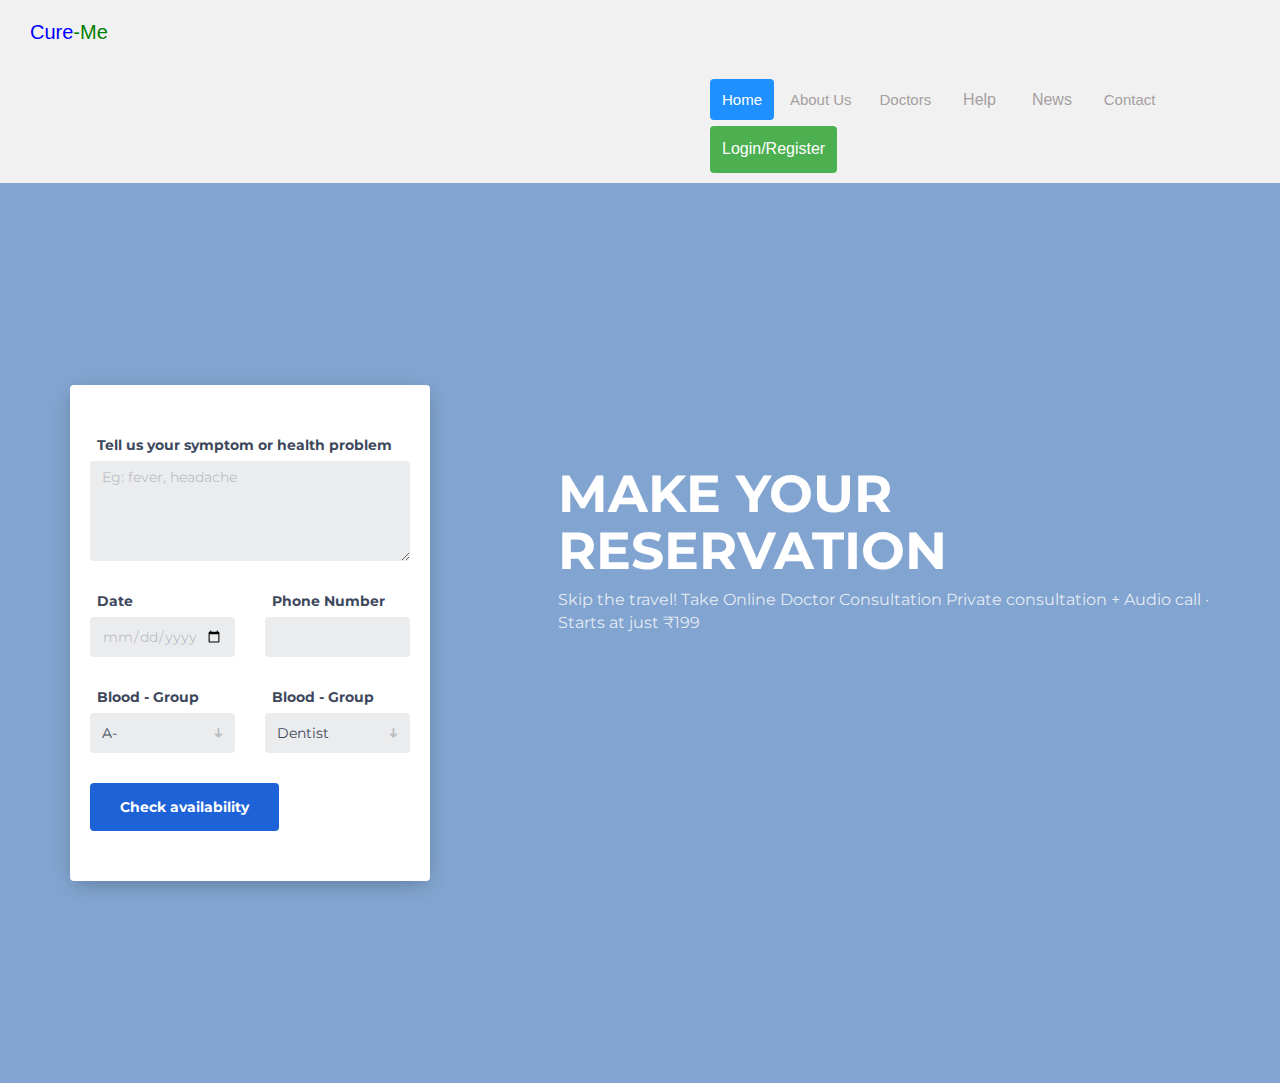
<file: booking.html>
<!DOCTYPE html>
<html lang="en">

<head>

	<meta charset="utf-8">
	<meta http-equiv="X-UA-Compatible" content="IE=edge">
	<meta name="viewport" content="width=device-width, initial-scale=1">
	<!-- The above 3 meta tags *must* come first in the head; any other head content must come *after* these tags -->

	<title>Booking Form HTML Template</title>

	<!-- Google font -->
	<link href="https://fonts.googleapis.com/css?family=Montserrat:400,700" rel="stylesheet">

	<!-- Bootstrap -->
	<link type="text/css" rel="stylesheet" href="bootstrap.min.css" />

	<!-- Custom stlylesheet -->
	<link type="text/css" rel="stylesheet" href="booking_style.css" />

</head>

<body>
	<header class="head">
		<div class="header" id="myHeader" style="background-color: #f1f1f1;">
		  <a href="#" style="font-size: 20px; padding: 20px; padding-left:30px;"><span style="color: blue;">Cure</span><span style="color: green;">-Me</span></a>
		  <div class="header-right">
		  <a class="active" href="#home">Home</a>
		  <a href="#contact">About Us</a>
		  <a href="#contact">Doctors</a>
		  <div class="dropdown">
			<button class="dropbtn">Help 
			  <i class="fa fa-caret-down"></i>
			</button>
			<div class="dropdown-content">
			  <a href="#">Questions</a>
			  <a href="#">Medical Help</a>
			</div>
		  </div> 
		  <div class="dropdown">
			<button class="dropbtn">News 
			  <i class="fa fa-caret-down"></i>
			</button>
			<div class="dropdown-content">
			  <a href="#">Deseases</a>
			  <a href="#">Health Tips</a>
			</div>
		  </div> 
		  
		  <a href="#about">Contact</a>
		  <button style="background-color: #4CAF50; border: none; color: white;text-align: center;font-size: 16px;border-radius: 4px; padding: 12px;">Login/Register</button></div>
  
  
		  
		</div> <!-- .container -->
  </header>
	<div id="booking" class="section">
		<div class="section-center">
			<div class="container">
				<div class="row">
					<div class="col-md-7 col-md-push-5">
						<div class="booking-cta">
							<h1>Make your reservation</h1>
							<p>Skip the travel!
                                Take Online Doctor Consultation
                                Private consultation + Audio call · Starts at just ₹199
							</p>
                            
						</div>
					</div>
					<div class="col-md-4 col-md-pull-7">
						<div class="booking-form">
							<form name = "form" onsubmit="valid()">
								<div class="form-group">
                                    
									<span class="form-label">Tell us your symptom or health problem</span>
									<textarea class="form-control" type="text" name="prob" placeholder="Eg: fever, headache" style="height: 100px"></textarea>
								</div>
								<div class="row">
									<div class="col-sm-6">
										<div class="form-group">
											<span class="form-label">Date</span>
											<input class="form-control" name="date" type="date" required>
										</div>
									</div>
									<div class="col-sm-6">
										<div class="form-group">
											<span class="form-label">Phone Number</span>
											<input class="form-control" name="phone" type="text" required>
										</div>
									</div>
								</div>
								<div class="row">
									<div class="col-sm-6">
										<div class="form-group">
											<span class="form-label">Blood - Group</span>
											<select class="form-control">
												<option>A-</option>
												<option>A+</option>
												<option>B-</option>
                                                <option>B+</option>
                                                <option>AB+</option>
												<option>AB-</option>
												<option>O-</option>
                                                <option>O+</option>
											</select>
											<span class="select-arrow"></span>
										</div>
									</div>
									<div class="col-sm-6">
										<div class="form-group">
											<span class="form-label">Blood - Group</span>
											<select class="form-control">
												<option>Dentist</option>
												<option>Cyrothologyst</option>
												<option>B-</option>
                                                <option>B+</option>
                                                <option>AB+</option>
												<option>AB-</option>
												<option>O-</option>
                                                <option>O+</option>
											</select>
											<span class="select-arrow"></span>
										</div>
									</div>
									
								</div>
								<div class="form-btn">
									<button class="submit-btn">Check availability</button>
								</div>
							</form>
						</div>
					</div>
				</div>
			</div>
		</div>
	</div>

	<script>
        function valid(){
            
            var un = document.form.prob.value;
            
            var pas = document.form.date.value;

			var ph = document.form.phone.value;
  
            if( un== ""){
                alert("Please explain the problem or about deasease you are suffering with");
            }
            else if(pas == ""){
                alert("Please select the date of booking");
            }
			else if(ph == ""){
                alert("Please enter the phone number");
            }
            
        }

    </script>
</body><!-- This templates was made by Colorlib (https://colorlib.com) -->

</html>
</file>
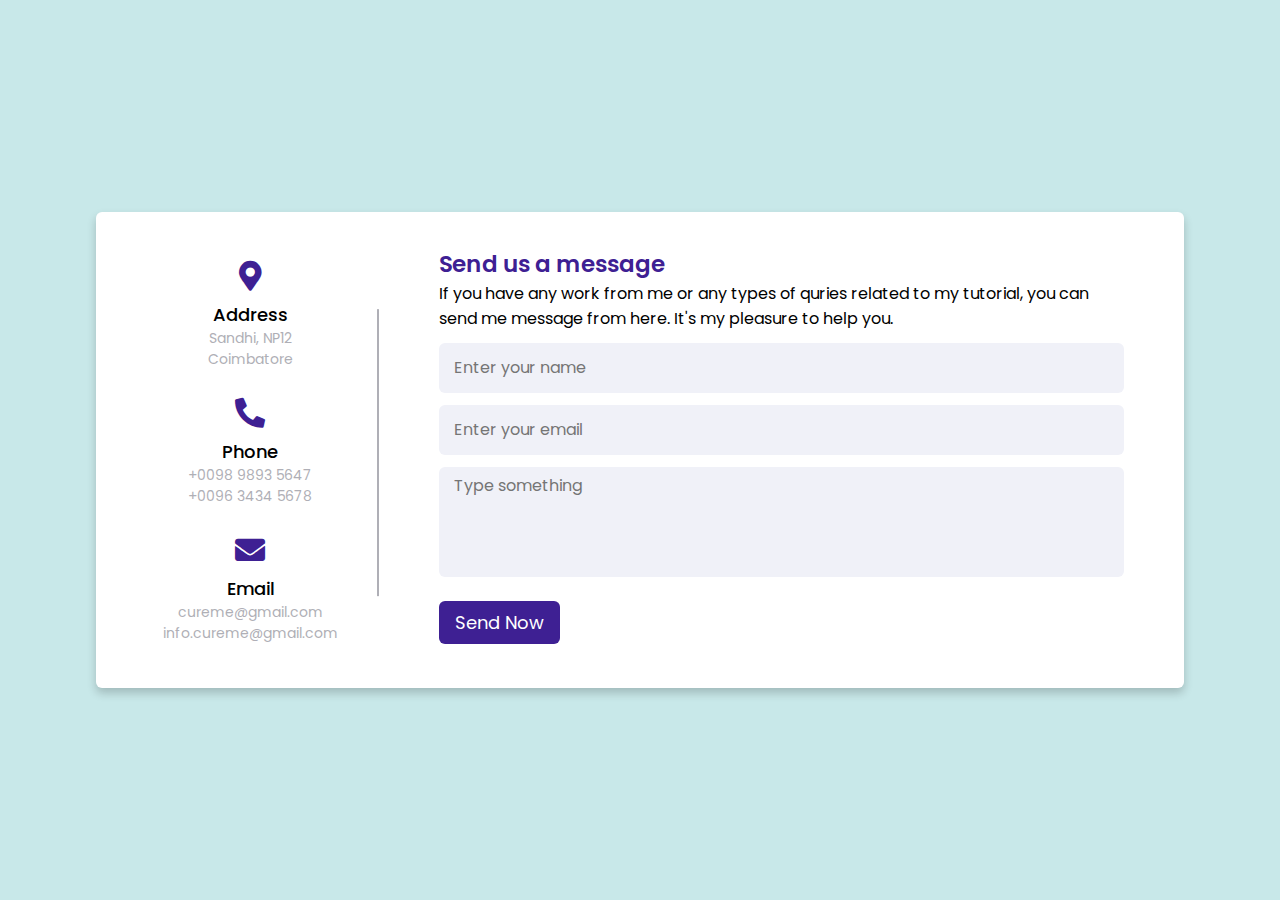
<file: ContactUs.html>
<!DOCTYPE html>
<!-- Created By CodingLab - www.codinglabweb.com -->
<html lang="en" dir="ltr">
  <head>
    <meta charset="UTF-8">
   <!-- <title> Responsive Contact Us Form  | CodingLab </title>-->
   <title>Contact-Us</title>
    <link rel="stylesheet" href="contact_style.css">
    <!-- Fontawesome CDN Link -->
    <link rel="stylesheet" href="https://cdnjs.cloudflare.com/ajax/libs/font-awesome/5.15.2/css/all.min.css"/>
     <meta name="viewport" content="width=device-width, initial-scale=1.0">
   </head>
<body>
  
  <div class="container">
    <div class="content">
      <div class="left-side">
        <div class="address details">
          <i class="fas fa-map-marker-alt"></i>
          <div class="topic">Address</div>
          <div class="text-one">Sandhi, NP12</div>
          <div class="text-two">Coimbatore</div>
        </div>
        <div class="phone details">
          <i class="fas fa-phone-alt"></i>
          <div class="topic">Phone</div>
          <div class="text-one">+0098 9893 5647</div>
          <div class="text-two">+0096 3434 5678</div>
        </div>
        <div class="email details">
          <i class="fas fa-envelope"></i>
          <div class="topic">Email</div>
          <div class="text-one">cureme@gmail.com</div>
          <div class="text-two">info.cureme@gmail.com</div>
        </div>
      </div>
      <div class="right-side">
        <div class="topic-text">Send us a message</div>
        <p>If you have any work from me or any types of quries related to my tutorial, you can send me message from here. It's my pleasure to help you.</p>
      <form action="#">
        <div class="input-box">
          <input type="text" placeholder="Enter your name">
        </div>
        <div class="input-box">
          <input type="text" placeholder="Enter your email">
        </div>
        <div class="input-box message-box">
          <textarea name="mes" id="" placeholder="Type something"></textarea>
        </div>
        <div class="button">
          <input type="button" value="Send Now" >
        </div>
      </form>
    </div>
    </div>
  </div>
</body>
</html>
</file>
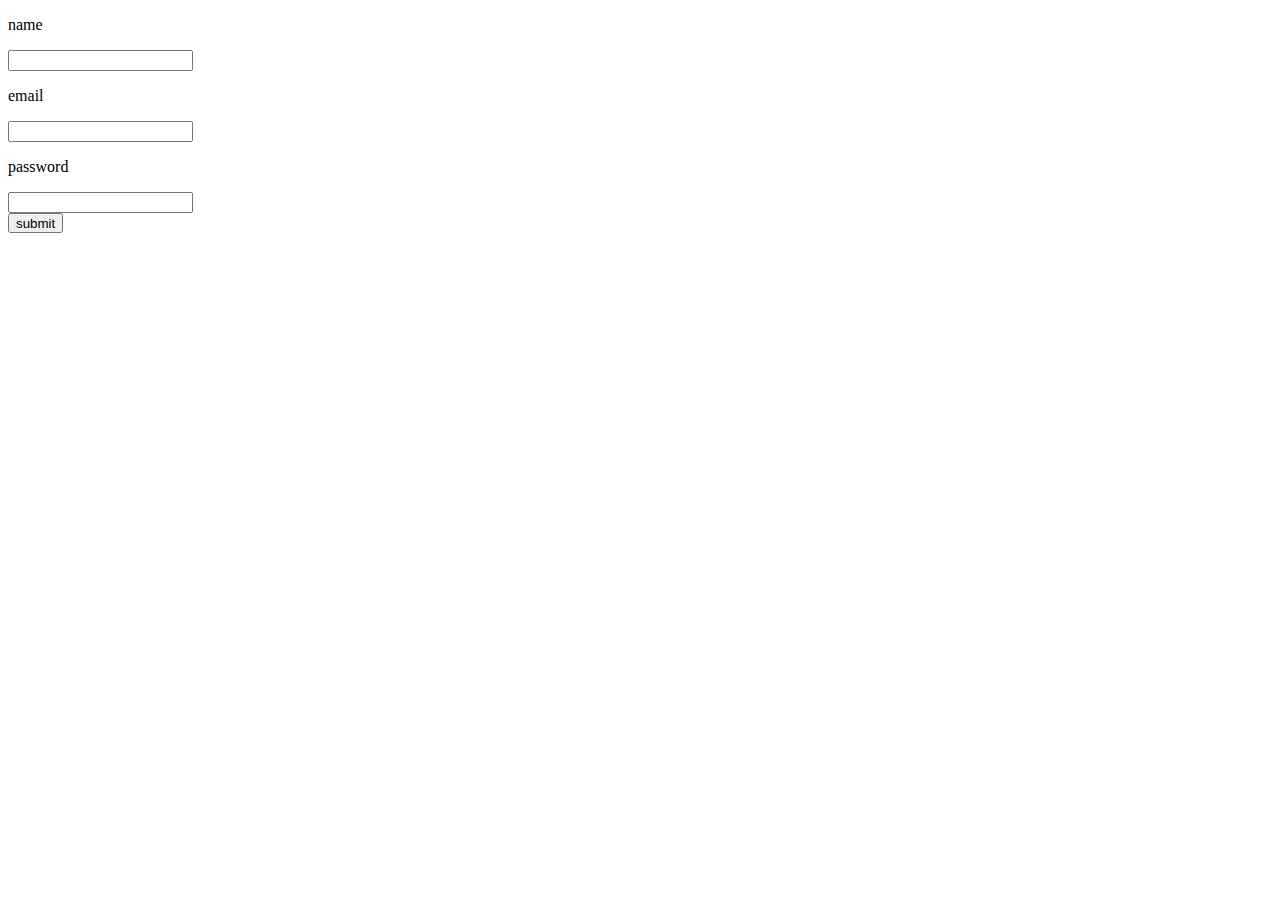
<file: labprac.html>
<!DOCTYPE html>
<html>
    <head>
        <title>
            form
        </title>
    </head>
    <body>
        <form name = "form" onsubmit="valid()">
            <p>name </p><input name = "name1" type="text"><br>
            <p>email </p><input name = "email1" type="email"><br>
            <p>password </p><input type="password" name="pass"><br>
            <button type="submit" value = "Submit" style="height: 20px; ">submit</button>
        </form>
        
    </body>

    <script>
        function valid(){
            var val = document.form.name1.value;
            var em = document.form.email1.value;
            
            
            var pas = document.form.pass.value;

            if(val == ""){
                alert("Please enter a valid name");
            }
           
            else if( em== ""){
                alert("Please enter a valid email address");
            }
            else if(pas.length < 6){
                alert("Please enter a valid password");
            }
            
           
        }
    </script>
</html>
</file>
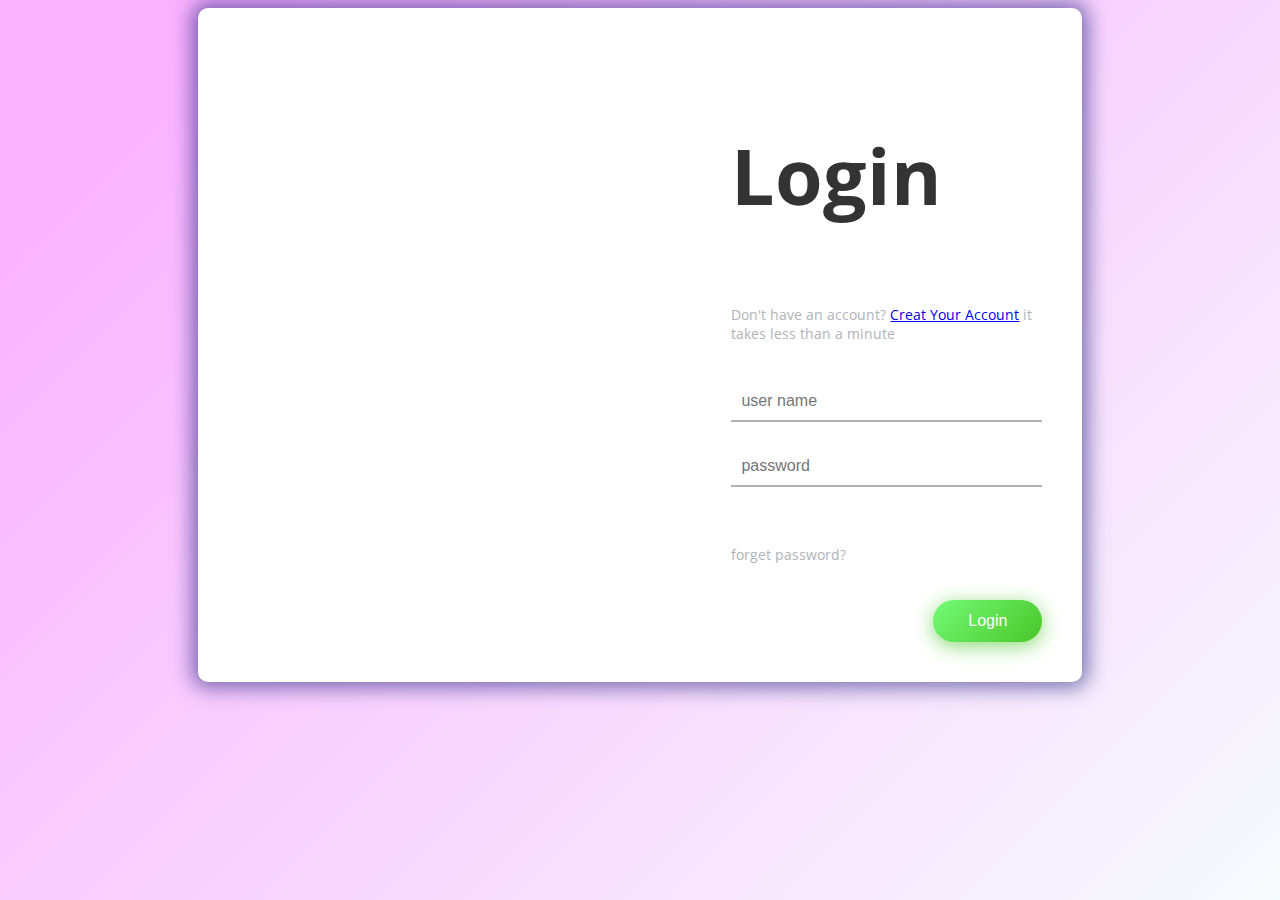
<file: login.html>
<!DOCTYPE html>
<html lang="en">
<head>
    <title>Log-In</title>
    <meta charset="UTF-8">
    <link href="https://fonts.googleapis.com/css?family=Open+Sans" rel="stylesheet">
    <link rel="stylesheet" href="app.css">
</head>
<body>

    <div class="box-form">
        <div class="left">
            <div class="overlay">
            <h1>Cure Me.com</h1>
            
            
            </div>
        </div>
        
        
            <div class="right">
            <h5>Login</h5>
            <p>Don't have an account? <a href="signup.html">Creat Your Account</a> it takes less than a minute</p>
            <form name = "form" onsubmit="valid()">
                <div class="inputs">
                    <input type="text" name="uname" placeholder="user name">
                    <br>
                    <input type="password" name="pass" placeholder="password">
                </div>
                    
                    <br><br>
                    
                <div class="remember-me--forget-password">
                        <!-- Angular -->
            
                
            
                    <p>forget password?</p>
                </div>
                    
                    <br>
                    <button type="submit" value = "Submit" >Login</button>
            </form>
            
        </div>
        
    </div>
    <!-- partial -->
    <script>
        function valid(){
            
            var un = document.form.uname.value;
            
            var pas = document.form.pass.value;
           
            if( un== ""){
                alert("Please enter a valid user name");
            }
            else if(pas.length < 8){
                alert("Please enter a valid password");
            }
            
            

           
        }

    </script>
    
</body>

</html>
</file>
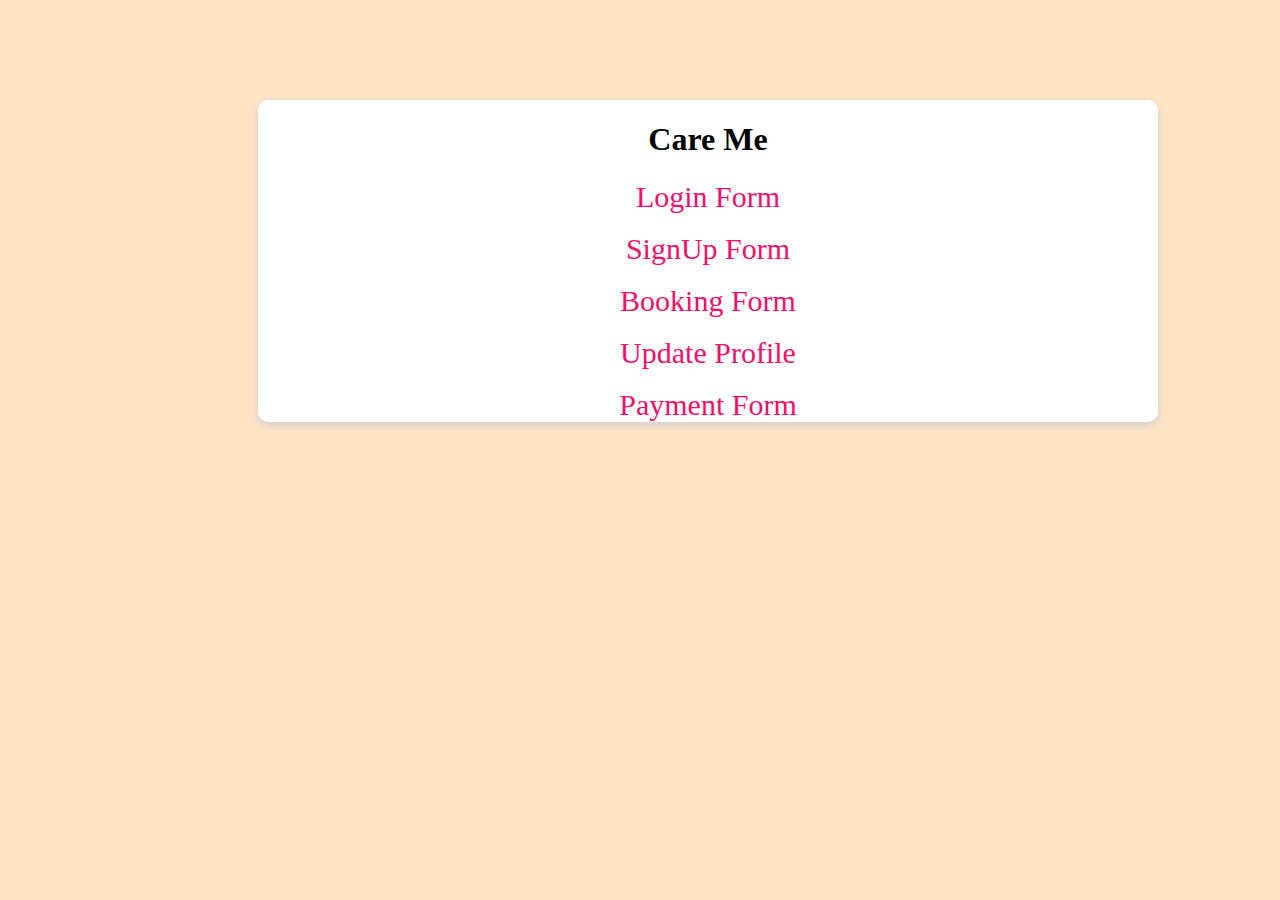
<file: main.html>
<!DOCTYPE html>
<html>
    <head>
        <title>Index Page</title>
        <style>
            body{
        background-color: bisque;
        background-size: cover;
    
    }
    
    .div1{
        display: table;
        max-width: 900px;
        width: 90%;
        margin: 0 auto;
        margin-left: 250px; 
        margin-top: 100px;
        margin-right: 350px;
        margin-bottom:100px;
        background-color: #ffffff;
        border-radius: 10px;
        box-shadow: 0 3px 10px #ccc;
    }
    
    div a{
        text-decoration: none;
        color: rgb(240, 16, 106);
        font-size: 30px;
        
    
    }
    div a:hover{
        text-decoration:underline;
        color: black;
    
    }
        </style>
    </head>
    <body>

        <div class="div1">
            
            <center>
                <h1>Care Me</h1>
            <a href="login.html"> Login Form</a><br><br>
            <a href="signup.html"> SignUp Form</a><br><br>
            <a href="booking.html"> Booking Form</a><br><br>
            <a href="profile.html"> Update Profile</a><br><br>
            <a href="payment.html"> Payment Form</a>
        </center>
        </div>
        
        
        
        
        </body>
</html>
</file>
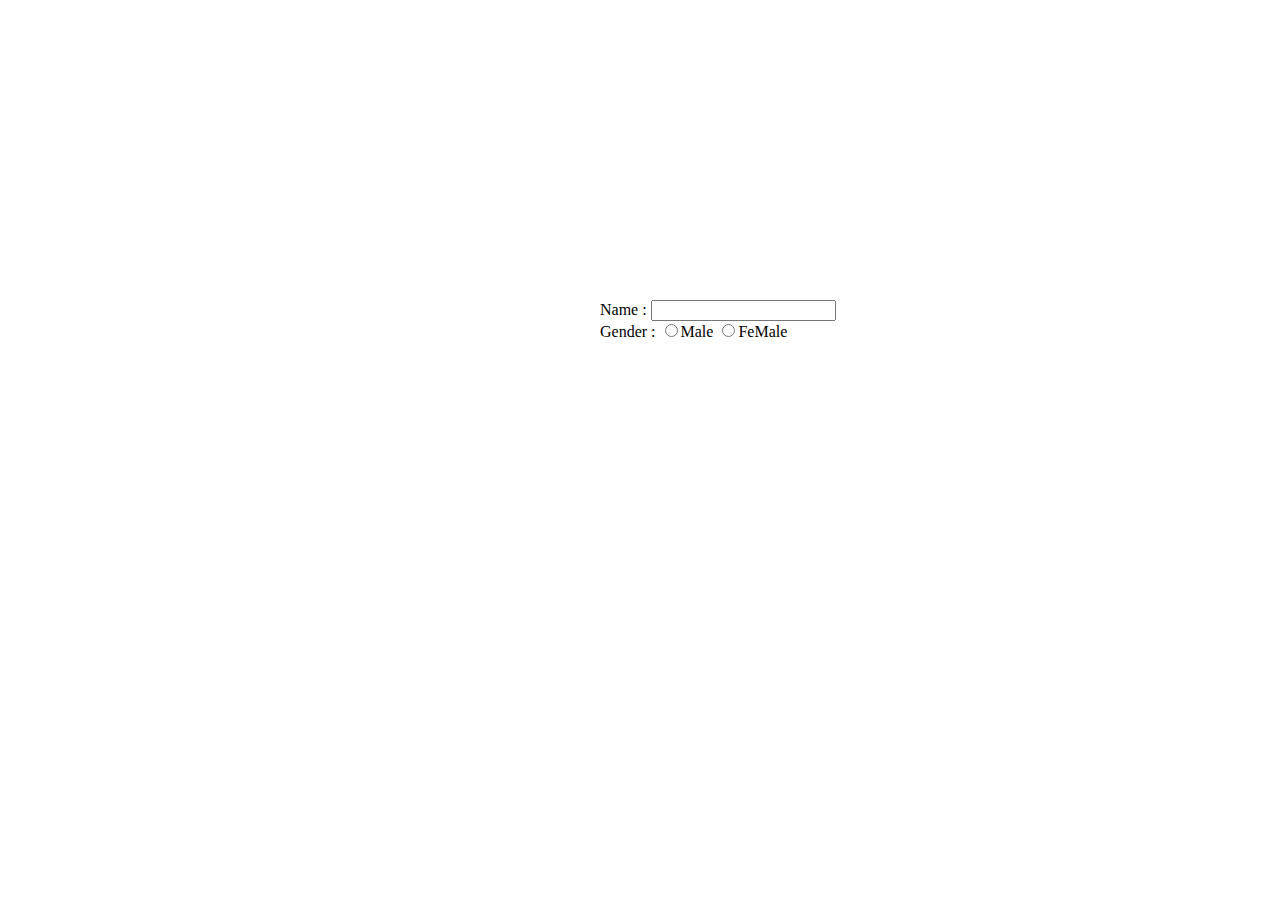
<file: nctproj.html>
<!DOCTYPE html>
<html lang="en">
<head>
    <title>Form</title>
</head>
<body style="margin-left: 600px;margin-top:300px">
    <form>
        <label>Name : </label><input type = "text" id  = "name" >
        <br>
        <label>Gender : </label> 
        <input type = "radio" value="gender" name="gender" id  = "male">Male
        <input type = "radio" value="gender" name = "gender" id  = "female">FeMale<br/>
    </form>
</body>
</html>
</file>
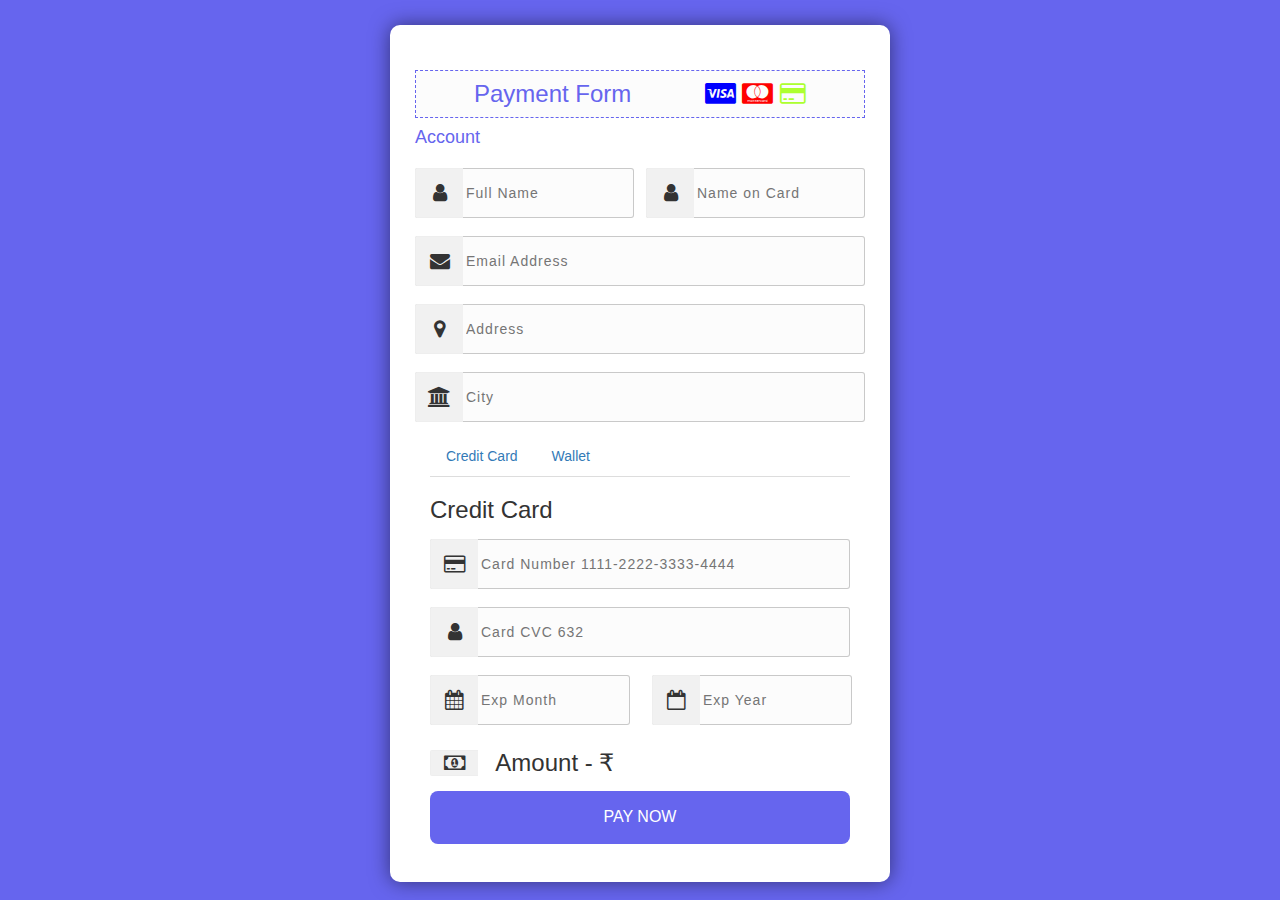
<file: payment.html>
<!DOCTYPE html>
<html lang="en">

<head>
    <meta charset="UTF-8">
    <meta http-equiv="X-UA-Compatible" content="IE=edge">
    <meta name="viewport" content="width=device-width, initial-scale=1.0">
    <title>Payment Form</title>
    <link rel="stylesheet" href="payment_style.css">
    <link rel="stylesheet" href="http://maxcdn.bootstrapcdn.com/font-awesome/4.2.0/css/font-awesome.min.css">
    <link rel="stylesheet" href="https://cdnjs.cloudflare.com/ajax/libs/font-awesome/4.7.0/css/font-awesome.min.css">
    <link rel="stylesheet" href="https://maxcdn.bootstrapcdn.com/bootstrap/3.4.1/css/bootstrap.min.css">
  <script src="https://ajax.googleapis.com/ajax/libs/jquery/3.6.0/jquery.min.js"></script>
  <script src="https://maxcdn.bootstrapcdn.com/bootstrap/3.4.1/js/bootstrap.min.js"></script>
  <script src="https://ajax.googleapis.com/ajax/libs/jquery/2.1.1/jquery.min.js"></script>
</head>

<body style="background: #6665ee;">
    <div class="wrapper">
        <h2>Payment Form &nbsp   &nbsp &nbsp &nbsp  &nbsp <i class="fa fa-cc-visa" style="color: blue;"> </i> <i class="fa fa-cc-mastercard" style="color: red;"></i> <i class="fa fa-credit-card" style="color: greenyellow;"></i></h2>
        <form action="payment.php" method="POST" autocomplete="">
            <!--Account Information Start-->
            <h4>Account</h4>
            <div class="input_group">


                <div class="input_box">
                    <input type="text" placeholder="Full Name" required class="name" minlength="3" maxlength="20" id="input-field" onkeydown="return /[a-z]/i.test(event.key)">
                    <i class="fa fa-user icon"></i>
                </div>
                <div class="input_box">
                    <input type="text" placeholder="Name on Card" required class="name" minlength="3" maxlength="20" id="cardna" name="cardna" onkeydown="return /[a-z]/i.test(event.key)">
                    <i class="fa fa-user icon"></i>
                </div>
            </div>
            <div class="input_group">
                <div class="input_box">
                    <input type="email" placeholder="Email Address" required class="name" >
                    <i class="fa fa-envelope icon"></i>
                </div>
            </div>
            <div class="input_group">
                <div class="input_box">
                    <input type="text" placeholder="Address" required class="name">
                    <i class="fa fa-map-marker icon" aria-hidden="true"></i>
                </div>
            </div>
            <div class="input_group">
                <div class="input_box">
                    <input type="text" placeholder="City" required class="name" onkeydown="return /[a-z]/i.test(event.key)">
                    <i class="fa fa-institution icon"></i>
                </div>
            </div>
            <!--Account Information End-->


            <!--DOB & Gender Start-->
            
            <!--DOB & Gender End-->
            <div class="container" >
                
                <ul class="nav nav-tabs" style="width: 420px;">
                  <li><a data-toggle="tab" id="cres-tab">Credit Card</a></li>
                  <li><a data-toggle="tab" id="wal-tab">Wallet</a></li> 

                  
                </ul>
            
            
            <div id="home" style="margin: auto;width: 100%;">
                <div class="tab-pane fade in active" class="ho1">
                  <h3>Credit Card</h3>
                  <div class="input_group">
                    <div class="input_box" style="width: 420px;">
                        <input type="text" class="name" pattern="[0-9]+" minlength="16" maxlength="16" name="cardno" id="cardno" placeholder="Card Number 1111-2222-3333-4444"  required>
                        <i class="fa fa-credit-card icon"></i>
                    </div>
                </div>
                <div class="input_group">
                    <div class="input_box" style="width: 420px;">
                        <input type="password" class="name" pattern="[0-9]{3}" minlength="3" maxlength="3" placeholder="Card CVC 632" id="cvc" required>
                        <i class="fa fa-user icon"></i>
                    </div>
                </div>
                <div class="input_group" >
                    <div class="input_box" style="width: 210px;">
                        <div class="input_box" style="width: 200px;">
                            <input type="tel" placeholder="Exp Month" pattern="[0-1]{1}[0-9]{1}" id="exmon" name="exmon" required class="name">
                            <i class="fa fa-calendar icon" aria-hidden="true"></i>
                        </div>
                    </div>
                    <div class="input_box" style="width: 200px;">
                        <input type="tel" placeholder="Exp Year" pattern="[0-2]{1}[0]{1}[0-2]{1}[0-9]" id="exyear" name="exyear" required class="name">
                        <i class="fa fa-calendar-o icon" aria-hidden="true"></i>
                    </div>
                </div>
                <div class="input_box" style="width: 420px;">
                    <h3><span>&nbsp &nbsp &nbsp &nbsp &nbsp Amount -   ₹ </span></h3>
                    <i class="fa fa-money icon" aria-hidden="true"></i>
                </div>
                <!--Payment Details End-->
    
                <div class="input_group">
                    <div class="input_box" style="width: 420px;">
                        <button class="form-control-button" type="submit"  name="cardpayment" value="payment1" >PAY NOW</button>
                    </div>
                    
                </div></div></div>

            <div id="wallet" style="margin: auto;width: 100%;" hidden>
                <div class="tab-pane fade in active" class="wa1" >
                  <h3>Wallet</h3>
                  
                
                <div class="input_group" >
                    <div class="input_box" style="width: 210px;">
                        
                    </div>
                    
                </div>
                <div class="input_box" style="width: 420px;">
                    <h3><span>&nbsp &nbsp &nbsp &nbsp &nbsp Amount -   ₹ </span> </h3>
                    <i class="fa fa-money icon" aria-hidden="true"></i>
                </div>
                <!--Payment Details End-->
    
                <div class="input_group">
                    <div class="input_box" style="width: 420px;">
                        <button class="form-control-button" type="submit"  name="walpayment" value="payment2"  onclick="vlio()">PAY NOW</button>
                    </div>
                    
                
                </div></div>
            </div>

               
                  <!--Payment Details End-->
      
                  
              
            

           </div>
        
        </form>
        
  
    </div>

    <script lang="javascript">
        function namevalidate() {
  var element = document.getElementById('input-field');

  element.value = element.value.replace(/[^a-zA-Z0-9@]+/, '');
};


 var cardcon = document.querySelector('#home')
 var waletcon = document.querySelector('#wallet')
 document.querySelector('#wal-tab').addEventListener('click',function(){
     cardcon.style.display = "none";
     waletcon.style.display = "block";
 });


 document.querySelector('#cres-tab').addEventListener('click',function(){
     cardcon.style.display = "block";
     waletcon.style.display = "none";
 });

 function vlio() {
  var element1 = document.getElementById('cardno');
  element1.value = '0000000000000000';
  var element2 = document.getElementById('cvc');
  element2.value  = '000'
  var element3 = document.getElementById('exmon');
  element3.value = '00'
  var element4 = document.getElementById('exyear');
  element4.value = '0000'


};
    </script>
    
   

</body>

</html>
</file>
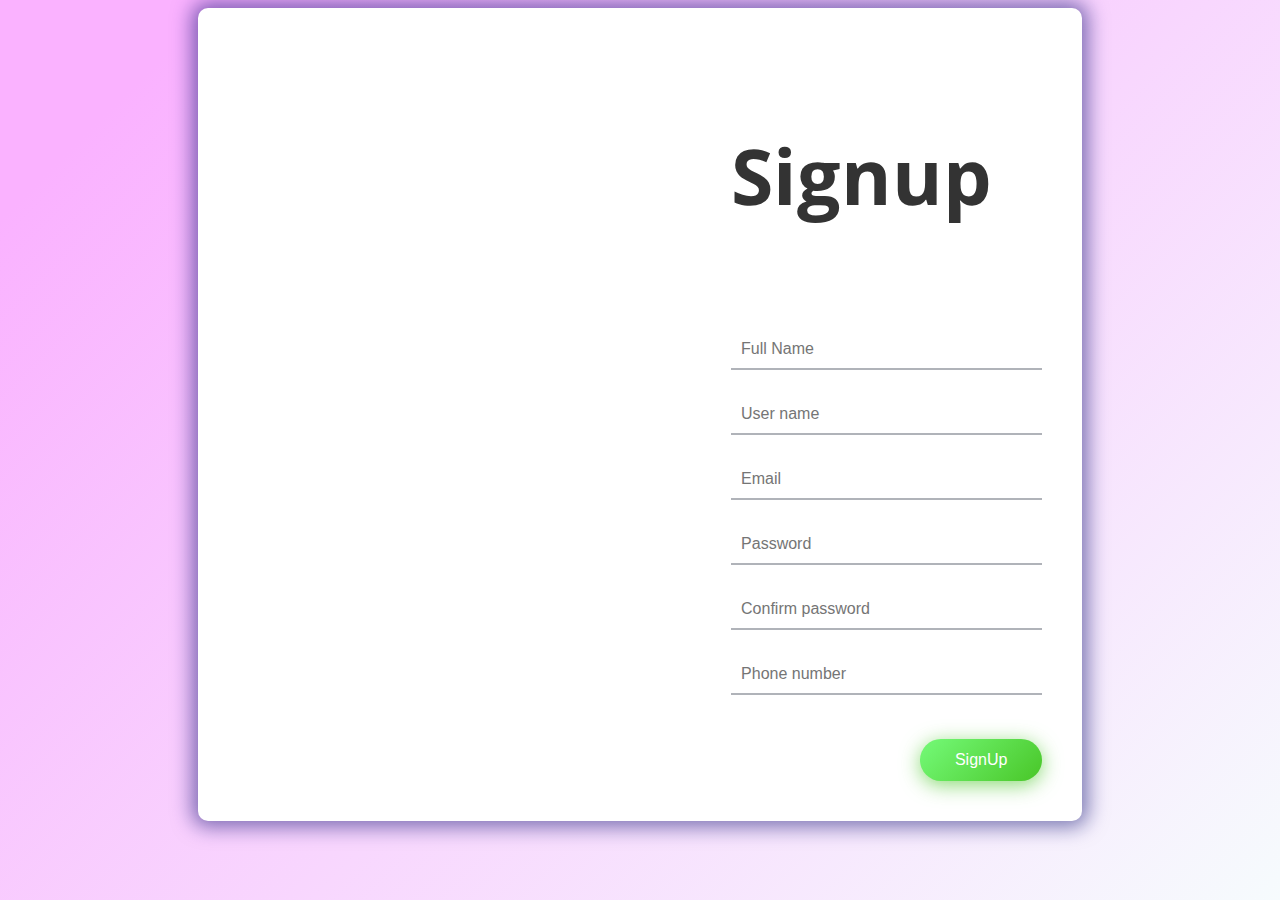
<file: signup.html>
<!DOCTYPE html>
<html lang="en">
<head>
    <title>Sign-Up</title>
    <meta charset="UTF-8">
    <link href="https://fonts.googleapis.com/css?family=Open+Sans" rel="stylesheet">
    <link rel="stylesheet" href="app.css">
</head>
<body>

    <div class="box-form">
        <div class="left">
            <div class="overlay">
            <h1>Cure Me.com </h1>
            
            
            </div>
        </div>
        
            <div class="right" style="width: 470px">
            
            <h5>Signup</h5>
            <form name = "form">
                <div class="inputs">
                    <input type="text" name="fname" placeholder="Full Name">
                    <br>
                    <input type="text" name="uname" placeholder="User name">
                    <br>
                    <input type="email" name="email1" placeholder="Email">
                    <br>
                    <input type="password" name="pass" placeholder="Password">
                    <br>
                    <input type="password" name="cpass" placeholder="Confirm password">
                    <br>
                    <input type="text" name="pnum" placeholder="Phone number">
                    <br>
                </div>
        <br><br>
    
                <button type="submit" value = "Submit" onclick="valid()"><a >SignUp</a></button>
            </form>
            
        </div>
    </div>
    <!-- partial -->

    <script>
        function valid(){
            var fn = document.form.fname.value;
            var un = document.form.uname.value;
            var em = document.form.email1.value;
            var mailformat = /^\w+([\.-]?\w+)*@\w+([\.-]?\w+)*(\.\w{2,3})+$/;
            var pas = document.form.pass.value;
            var cur = document.form.cpass.value;
            var pho = document.form.pnum.value;

            if(fn == ""){
                if (confirm("Please enter a valid name!")) {
                    document.form.fname.value = fn;
                    document.form.uname.value = un;
                } else {
                    document.form.fname.value = fn;
                    document.form.uname.value = un;
                }
               
            }
           
            else if( un== ""){
                alert("Please enter a valid user name");
            }
            else if(em = "" || em.match(mailformat)){
                alert("Please enter a valid email address");

            }
            else if(pas.length < 8){
                alert("Please enter a valid password");
            }
            else if(pas != cur){
                alert("Please enter the same password again");
            }
            else if(pho.length  <10 || pho.length > 10){
                alert("Please enter a valid phone number");
            }
            
            document.form.fname.value = fn;
            document.form.uname.value = un;
            document.form.email1.value = em;
            document.form.pass.value = pas;
            document.form.cpass.value = cur;
            document.form.pnum.value = pho;

           
        }

    </script>
    
</body>
</html>
</file>
<file: booking_style.css>
.section {
	position: relative;
	height: 100vh;
}

.section .section-center {
	position: absolute;
	top: 50%;
	left: 0;
	right: 0;
	-webkit-transform: translateY(-50%);
	transform: translateY(-50%);
}

#booking {
	font-family: 'Montserrat', sans-serif;
	background-image: url('https://images.pexels.com/photos/1250655/pexels-photo-1250655.jpeg?auto=compress&cs=tinysrgb&w=1260&h=750&dpr=1');
	background-size: cover;
	background-position: center;
}

#booking::before {
	content: '';
	position: absolute;
	left: 0;
	right: 0;
	bottom: 0;
	top: 0;
	background: rgba(47, 103, 177, 0.6);
}

.booking-form {
	background-color: #fff;
	padding: 50px 20px;
	-webkit-box-shadow: 0px 5px 20px -5px rgba(0, 0, 0, 0.3);
	box-shadow: 0px 5px 20px -5px rgba(0, 0, 0, 0.3);
	border-radius: 4px;
}

.booking-form .form-group {
	position: relative;
	margin-bottom: 30px;
}

.booking-form .form-control {
	background-color: #ebecee;
	border-radius: 4px;
	border: none;
	height: 40px;
	-webkit-box-shadow: none;
	box-shadow: none;
	color: #3e485c;
	font-size: 14px;
}

.booking-form .form-control::-webkit-input-placeholder {
	color: rgba(62, 72, 92, 0.3);
}

.booking-form .form-control:-ms-input-placeholder {
	color: rgba(62, 72, 92, 0.3);
}

.booking-form .form-control::placeholder {
	color: rgba(62, 72, 92, 0.3);
}

.booking-form input[type="date"].form-control:invalid {
	color: rgba(62, 72, 92, 0.3);
}

.booking-form select.form-control {
	-webkit-appearance: none;
	-moz-appearance: none;
	appearance: none;
}

.booking-form select.form-control+.select-arrow {
	position: absolute;
	right: 0px;
	bottom: 4px;
	width: 32px;
	line-height: 32px;
	height: 32px;
	text-align: center;
	pointer-events: none;
	color: rgba(62, 72, 92, 0.3);
	font-size: 14px;
}

.booking-form select.form-control+.select-arrow:after {
	content: '\279C';
	display: block;
	-webkit-transform: rotate(90deg);
	transform: rotate(90deg);
}

.booking-form .form-label {
	display: inline-block;
	color: #3e485c;
	font-weight: 700;
	margin-bottom: 6px;
	margin-left: 7px;
}

.booking-form .submit-btn {
	display: inline-block;
	color: #fff;
	background-color: #1e62d8;
	font-weight: 700;
	padding: 14px 30px;
	border-radius: 4px;
	border: none;
	-webkit-transition: 0.2s all;
	transition: 0.2s all;
}

.booking-form .submit-btn:hover,
.booking-form .submit-btn:focus {
	opacity: 0.9;
}

.booking-cta {
	margin-top: 80px;
	margin-bottom: 30px;
}

.booking-cta h1 {
	font-size: 52px;
	text-transform: uppercase;
	color: #fff;
	font-weight: 700;
}

.booking-cta p {
	font-size: 16px;
	color: rgba(255, 255, 255, 0.8);
}


.head{
	position: -webkit-sticky;
	position: sticky;
	top: 0;
	z-index: 100;
  }
  
  
.header {
 
	display:flex;
    flex-flow: wrap;
	padding-right: 30px;
   
  }
  .header a {
	justify-content: space-between;
	color: rgb(165, 159, 159);
	text-align: center;
	padding: 12px;
	text-decoration: none;
	font-size: 15px; 
	line-height: 25px;
	border-radius: 4px;
  }
  
  .header a.logo {
	font-size: 25px;
	font-weight: bold;
  }
  
  .header a:hover {
	background-color: #ddd;
	color: black;
  }
  
  .header a.active {
	background-color: dodgerblue;
	color: white;
  }
  
  .header-right {
	padding: 10px;
	margin-left: 700px;
  
  }
  
  @media screen and (max-width: 1000px) {
	.header a {
	  float: none;
	  display: flex;
	  text-align: left;
	}
	
	.header-right {
	  float: none;
	  margin-left: 0px;
      width: 100%;
	}
	.head{
		position: static;
	  }
  }
  
  .dropdown {
	position: relative;
	display: inline-block;
  
  }
  
  .dropdown .dropbtn {
	font-size: 16px;  
	border: none;
	outline: none;
	color: rgb(165, 159, 159);
	padding: 14px 16px;
	background-color: inherit;
	font-family: inherit;
	margin: 0;
	
  }
  .dropdown-content {
	display: none;
	position: absolute;
	background-color: #f9f9f9;
	min-width: 160px;
	box-shadow: 0px 8px 16px 0px rgba(0,0,0,0.2);
	z-index: 2147483638; 
  }
  .dropdown-content a {
	color: black;
	padding: 12px 16px;
	text-decoration: none;
	display: inline-block;
   
  }
  
  
  
  
  .dropdown-content a:hover {
	background-color: #ddd;
   
  }
  
  .dropdown:hover .dropdown-content {
	display: flex;
	flex-direction: column;
  
  }
  
  .sticky {
	position: fixed;
	top: 0;
	width: 100%;
  }
  
  .sticky + .content {
	padding-top: 102px;
  }
</file>
<file: contact_style.css>
/* Google Font CDN Link */
@import url('https://fonts.googleapis.com/css2?family=Poppins:wght@200;300;400;500;600;700&display=swap');
*{
  margin: 0;
  padding: 0;
  box-sizing: border-box;
  font-family: "Poppins" , sans-serif;
}
body{
  min-height: 100vh;
  width: 100%;
  background: #c8e8e9;
  display: flex;
  align-items: center;
  justify-content: center;
}
.container{
  width: 85%;
  background: #fff;
  border-radius: 6px;
  padding: 20px 60px 30px 40px;
  box-shadow: 0 5px 10px rgba(0, 0, 0, 0.2);
}
.container .content{
  display: flex;
  align-items: center;
  justify-content: space-between;
}
.container .content .left-side{
  width: 25%;
  height: 100%;
  display: flex;
  flex-direction: column;
  align-items: center;
  justify-content: center;
  margin-top: 15px;
  position: relative;
}
.content .left-side::before{
  content: '';
  position: absolute;
  height: 70%;
  width: 2px;
  right: -15px;
  top: 50%;
  transform: translateY(-50%);
  background: #afafb6;
}
.content .left-side .details{
  margin: 14px;
  text-align: center;
}
.content .left-side .details i{
  font-size: 30px;
  color: #3e2093;
  margin-bottom: 10px;
}
.content .left-side .details .topic{
  font-size: 18px;
  font-weight: 500;
}
.content .left-side .details .text-one,
.content .left-side .details .text-two{
  font-size: 14px;
  color: #afafb6;
}
.container .content .right-side{
  width: 75%;
  margin-left: 75px;
}
.content .right-side .topic-text{
  font-size: 23px;
  font-weight: 600;
  color: #3e2093;
}
.right-side .input-box{
  height: 50px;
  width: 100%;
  margin: 12px 0;
}
.right-side .input-box input,
.right-side .input-box textarea{
  height: 100%;
  width: 100%;
  border: none;
  outline: none;
  font-size: 16px;
  background: #F0F1F8;
  border-radius: 6px;
  padding: 0 15px;
  resize: none;
}
.right-side .message-box{
  min-height: 110px;
}
.right-side .input-box textarea{
  padding-top: 6px;
}
.right-side .button{
  display: inline-block;
  margin-top: 12px;
}
.right-side .button input[type="button"]{
  color: #fff;
  font-size: 18px;
  outline: none;
  border: none;
  padding: 8px 16px;
  border-radius: 6px;
  background: #3e2093;
  cursor: pointer;
  transition: all 0.3s ease;
}
.button input[type="button"]:hover{
  background: #5029bc;
}

@media (max-width: 950px) {
  .container{
    width: 90%;
    padding: 30px 40px 40px 35px ;
  }
  .container .content .right-side{
   width: 75%;
   margin-left: 55px;
}
}
@media (max-width: 820px) {
  .container{
    margin: 40px 0;
    height: 100%;
  }
  .container .content{
    flex-direction: column-reverse;
  }
 .container .content .left-side{
   width: 100%;
   flex-direction: row;
   margin-top: 40px;
   justify-content: center;
   flex-wrap: wrap;
 }
 .container .content .left-side::before{
   display: none;
 }
 .container .content .right-side{
   width: 100%;
   margin-left: 0;
 }
}
</file>
<file: app.css>
body {
  background-image: linear-gradient(135deg, #FAB2FF 10%, #f6fbfd 100%);
  background-size: cover;
  background-repeat: no-repeat;
  background-attachment: fixed;
  font-family: "Open Sans", sans-serif;
  color: #333333;
}

.box-form {
  margin: 0 auto;
  width: 70%;
  background: #FFFFFF;
  border-radius: 10px;
  overflow: hidden;
  display: flex;
  flex: 1 1 100%;
  align-items: stretch;
  justify-content: space-between;
  box-shadow: 0 0 20px 6px #090b6f85;
}
@media (max-width: 980px) {
  .box-form {
    flex-flow: wrap;
    text-align: center;
    align-content: center;
    align-items: center;
  }
}
.box-form div {
  height: auto;
}
.box-form .left {
  color: #FFFFFF;
  background-size: cover;
  background-repeat: no-repeat;
  background-image: url("https://images.pexels.com/photos/4021779/pexels-photo-4021779.jpeg?auto=compress&cs=tinysrgb&w=1260&h=750&dpr=1");
  overflow: hidden;
}
.box-form .left .overlay {
  padding: 30px;
  width: 90%;
  height: 90%;
  
  overflow: hidden;
  box-sizing: border-box;
}
.box-form .left .overlay h1 {
  font-size: 8vmax;
  line-height: 1;
  font-weight: 800;
  margin-top: 40px;
  margin-bottom: 20px;
}
.box-form .left .overlay span p {
  margin-top: 30px;
  font-weight: 900;
}
.box-form .left .overlay span a {
  background: #3b5998;
  color: #FFFFFF;
  margin-top: 10px;
  padding: 14px 50px;
  border-radius: 100px;
  display: inline-block;
  box-shadow: 0 3px 6px 1px #042d4657;
}
.box-form .left .overlay span a:last-child {
  background: #1dcaff;
  margin-left: 30px;
}
.box-form .right {
  padding: 40px;
  overflow: hidden;
}
@media (max-width: 980px) {
  .box-form .right {
    width: 100%;

  }
  .box-form .left{
    width: 100%;
  }
 
}
.box-form .right h5 {
  font-size: 6vmax;
  line-height: 0;
}
.box-form .right p {
  font-size: 14px;
  color: #B0B3B9;
}
.box-form .right .inputs {
  overflow: hidden;
}
.box-form .right input {
  width: 100%;
  padding: 10px;
  margin-top: 25px;
  font-size: 16px;
  border: none;
  outline: none;
  border-bottom: 2px solid #B0B3B9;
}
.box-form .right .remember-me--forget-password {
  display: flex;
  justify-content: space-between;
  align-items: center;
}
.box-form .right .remember-me--forget-password input {
  margin: 0;
  margin-right: 7px;
  width: auto;
}
.box-form .right button {
  float: right;
  color: #fff;
  font-size: 16px;
  padding: 12px 35px;
  border-radius: 50px;
  display: inline-block;
  border: 0;
  outline: 0;
  box-shadow: 0px 4px 20px 0px #49c628a6;
  background-image: linear-gradient(135deg, #70F570 10%, #49C628 100%);
}

label {
  display: block;
  position: relative;
  margin-left: 30px;
}

label::before {
  content: ' \f00c';
  position: absolute;
  font-family: FontAwesome;
  background: transparent;
  border: 3px solid #70F570;
  border-radius: 4px;
  color: transparent;
  left: -30px;
  transition: all 0.2s linear;
}

label:hover::before {
  font-family: FontAwesome;
  content: ' \f00c';
  color: #fff;
  cursor: pointer;
  background: #70F570;
}

label:hover::before .text-checkbox {
  background: #70F570;
}

label span.text-checkbox {
  display: inline-block;
  height: auto;
  position: relative;
  cursor: pointer;
  transition: all 0.2s linear;
}

label input[type="checkbox"] {
  display: none;
}
</file>
<file: payment_style.css>
* {
  margin: 0;
  padding: 0;
  box-sizing: border-box;
}

body {
  background: #6665ee;
  font-family: Arial, Helvetica, sans-serif;
}

.wrapper {
  background-color: #fff;
  width: 500px;
  padding: 25px;
  margin: 25px auto 0;
  box-shadow: 0px 0px 20px rgba(0, 0, 0, 0.5);
  border-radius: 10px;
}

.wrapper h2 {
  background-color: #fcfcfc;
  color: #6665ee;
  font-size: 24px;
  padding: 10px;
  margin-bottom: 8px;
  text-align: center;
  border: 1px dashed #6665ee;
}

.wrapper h4 {
  padding-bottom: 5px;
  color: #6665ee;
}

.input_group {
  margin-bottom: 8px;
  width: 100%;
  position: relative;
  display: flex;
  flex-direction: row;
  padding: 5px 0;
}

.input_box {
  width: 100%;
  margin-right: 12px;
  position: relative;
}

.input_box:last-child {
  margin-right: 0;
}

.input_box .name {
  padding: 14px 10px 14px 50px;
  width: 100%;
  background-color: #fcfcfc;
  border: 1px solid #0003;
  outline: none;
  letter-spacing: 1px;
  transition: 0.3s;
  border-radius: 3px;
  color: #333;
}

.input_box .name:focus, .dob:focus {
  -webkit-box-shadow: 0 0 2px 1px #6665ee;
  -moz-box-shadow: 0 0 2px 1px #6665ee;
  box-shadow: 0 0 2px 1px #6665ee;
  border: 1px solid #6665ee;
}

.input_box .icon {
  width: 48px;
  display: flex;
  justify-content: center;
  align-items: center;
  position: absolute;
  top: 0px;
  left: 0px;
  bottom: 0px;
  color: #333;
  background-color: #f1f1f1;
  border-radius: 2px 0 0 2px;
  transition: 0.3s;
  font-size: 20px;
  pointer-events: none;
  border: 1px solid #00000003;
  border-right: none;
}

.name:focus+.icon {
  background-color: #6665ee;
  color: #fff;
  border-right: 1px solid #6665ee;
  border: none;
  transition: 1s;
}

.dob {
  width: 30%;
  padding: 14px;
  text-align: center;
  background-color: #fcfcfc;
  transition: 0.3s;
  outline: none;
  border: 1px solid #c0bfbf;
  border-radius: 3px;
}

.radio {
  display: none;
  visibility: hidden;
}

.input_box label {
  width: 50%;
  padding: 13px;
  background-color: #fcfcfc;
  display: inline-block;
  float: left;
  text-align: center;
  border: 1px solid #c0bfbf;
}

.input_box label:first-of-type {
  border-top-left-radius: 3px;
  border-bottom-right-radius: 3px;
  border-right: none;
}

.input_box label:last-of-type {
  border-top-right-radius: 3px;
  border-bottom-right-radius: 3px;
}

.radio:checked+label {
  background-color: #6665ee;
  color: #fff;
  transition: 0.5s;
}

.input_box button {
  width: 100%;
  background-color: #6665ee;
  border: none;
  color: #fff;
  padding: 15px;
  border-right: 4px;
  font-size: 16px;
  transition: all 0.3s ease;
  border-radius: 8px;
}

.input_box button:hover {
  cursor: pointer;
  background-color: #6665ee;
}
</file>
